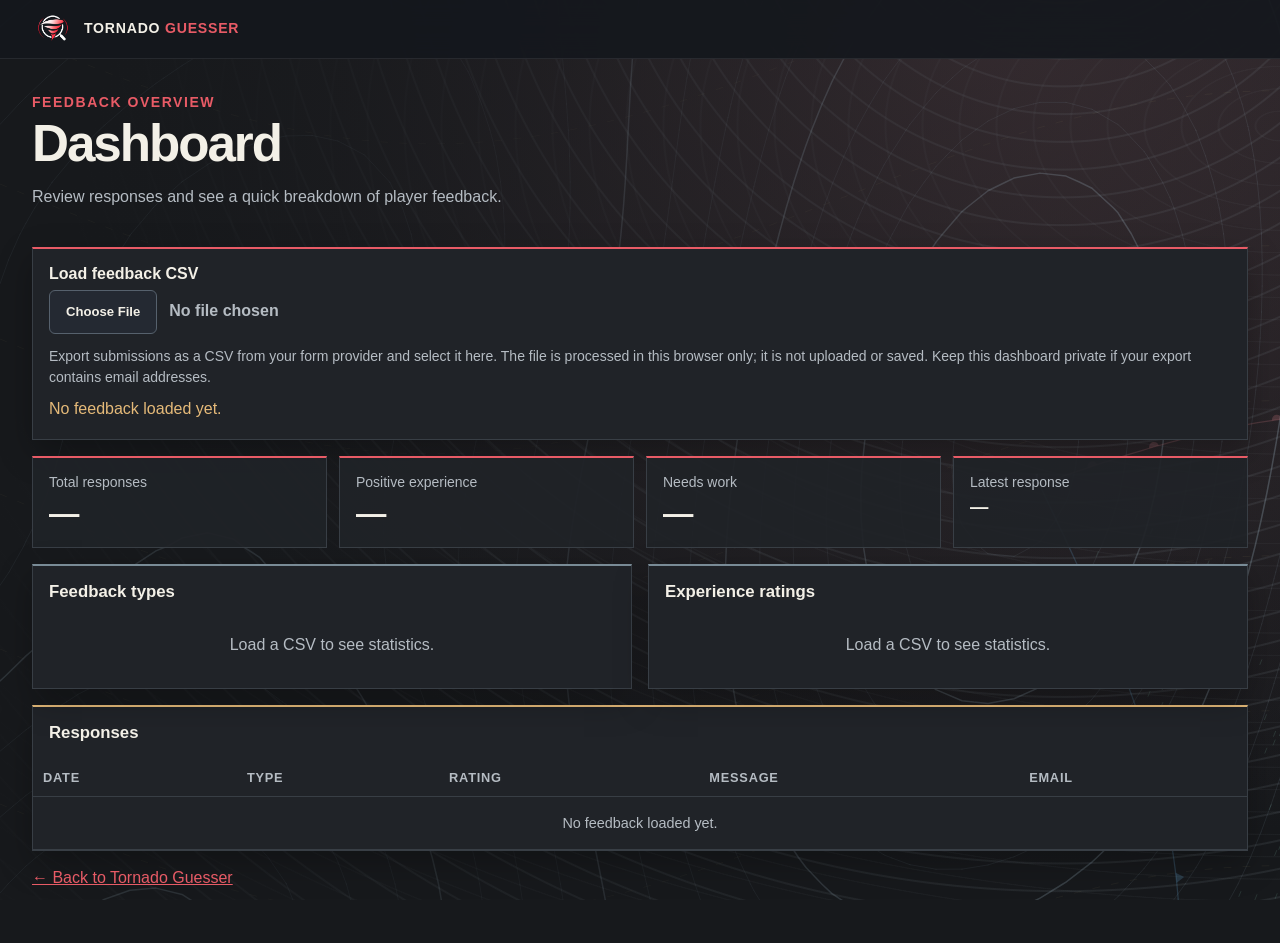
<file: feedback-dashboard.html>
<!doctype html>
<html lang="en">
<head>
  <meta charset="utf-8">
  <meta name="viewport" content="width=device-width, initial-scale=1">
  <meta name="theme-color" content="#17191c">
  <title>Feedback Dashboard | Tornado Guesser</title>
  <link rel="icon" type="image/png" sizes="256x256" href="./favicon-lockup.png">
  <style>
    :root {
      color-scheme: dark;
      font-family: Arial, Helvetica, sans-serif;
      color: #f3f0e7;
      background: #17191c;
      --cream: #f3f0e7;
      --muted: #b5bcc3;
      --red: #f38b86;
      --gold: #e5ba79;
      --line: #383e45;
      --panel: #202328;
    }
    * { box-sizing: border-box; }
    [hidden] { display: none !important; }
    body { margin: 0; min-width: 300px; min-height: 100vh; }
    body::before {
      content: ""; position: fixed; inset: 0; z-index: -1;
      background:
        linear-gradient(105deg, #17191c 8%, #17191c80 44%, #17191c11 100%),
        repeating-radial-gradient(ellipse at 83% -17%, transparent 0 16px, #a7b9c21d 17px 18px, transparent 19px 28px),
        repeating-radial-gradient(ellipse at 100% 14%, transparent 0 23px, #929fa710 24px 25px, transparent 26px 37px),
        radial-gradient(ellipse at 78% 0%, #423338, #17191c 68%);
    }
    .shell { width: min(100% - 64px, 1376px); margin-inline: auto; }
    .masthead { background: #181b1fe8; border-bottom: 1px solid var(--line); }
    .masthead-inner { min-height: 72px; display: flex; align-items: center; justify-content: space-between; gap: 16px; }
    .identity { display: flex; align-items: center; gap: 11px; color: var(--cream); text-decoration: none; }
    .identity:focus-visible, :focus-visible { outline: 2px solid var(--gold); outline-offset: 2px; }
    .brand-mark { display: block; width: 46px; height: 46px; }
    .wordmark { font-size: 1.2rem; line-height: 1; font-weight: 800; text-transform: uppercase; letter-spacing: .055em; white-space: nowrap; }
    .wordmark strong { color: var(--red); }
    main { padding-block: 34px 56px; }
    .page-heading { display: flex; align-items: end; justify-content: space-between; gap: 18px; margin-bottom: 22px; }
    .eyebrow { color: var(--red); font-size: .875rem; font-weight: 700; text-transform: uppercase; letter-spacing: .11em; }
    h1 { margin: 7px 0 8px; font-size: clamp(2rem, 4vw, 3.4rem); line-height: 1; letter-spacing: -.04em; }
    h2 { margin: 0; font-size: 1.05rem; }
    .intro, .muted { color: var(--muted); line-height: 1.5; }
    .panel { min-width: 0; border: 1px solid var(--line); border-top: 2px solid #798b96; background: var(--panel); box-shadow: 0 12px 32px #0004; }
    .import-panel { padding: 16px; margin-bottom: 16px; border-top-color: var(--red); }
    .import-row { display: flex; align-items: end; flex-wrap: wrap; gap: 12px; }
    .import-row label { display: grid; gap: 7px; font-weight: 700; }
    input[type=file] { max-width: 100%; color: var(--muted); font: inherit; }
    input[type=file]::file-selector-button, .button { min-height: 42px; padding: 9px 13px; border: 1px solid #4d5862; border-radius: 0; background: #292e34; color: var(--cream); font: 700 .9375rem/1.2 Arial, sans-serif; cursor: pointer; }
    input[type=file]::file-selector-button { margin-right: 10px; }
    .button.primary { background: var(--red); border-color: var(--red); color: #231415; }
    .button:hover { background-color: #38434d; }
    .button.primary:hover { background: #ffaaa4; }
    .privacy-note { margin: 12px 0 0; color: var(--muted); font-size: .875rem; line-height: 1.5; }
    .status { min-height: 1.4em; margin: 12px 0 0; color: var(--gold); }
    .stats { display: grid; grid-template-columns: repeat(4, minmax(0, 1fr)); gap: 12px; margin-bottom: 16px; }
    .stat-card { padding: 16px; border: 1px solid var(--line); border-top: 2px solid var(--red); background: #202328eb; }
    .stat-card span { display: block; color: var(--muted); font-size: .875rem; }
    .stat-card strong { display: block; margin-top: 6px; font-size: 1.9rem; }
    .analytics-grid { display: grid; grid-template-columns: repeat(2, minmax(0, 1fr)); gap: 16px; margin-bottom: 16px; }
    .analytics-panel { padding: 16px; }
    .analytics-panel h2 { margin-bottom: 16px; }
    .bar-list { display: grid; gap: 12px; margin: 0; padding: 0; list-style: none; }
    .bar-row { display: grid; grid-template-columns: minmax(90px, .7fr) 2fr auto; align-items: center; gap: 10px; font-size: .9rem; }
    .bar-label { overflow-wrap: anywhere; color: var(--muted); }
    .bar-track { height: 12px; background: #111417; border: 1px solid #383e45; }
    .bar-fill { height: 100%; min-width: 0; background: var(--red); }
    .bar-value { min-width: 2ch; text-align: right; font-weight: 700; }
    .recent-panel { border-top-color: var(--gold); }
    .table-wrap { overflow: auto; }
    table { width: 100%; border-collapse: collapse; text-align: left; font-size: .9rem; }
    th, td { padding: 11px 10px; border-bottom: 1px solid var(--line); vertical-align: top; }
    th { color: var(--muted); font-size: .8rem; text-transform: uppercase; letter-spacing: .06em; }
    td.message-cell { min-width: 260px; max-width: 560px; white-space: pre-wrap; overflow-wrap: anywhere; line-height: 1.45; }
    .empty { padding: 18px 10px; color: var(--muted); text-align: center; }
    .back-link { display: inline-block; margin-top: 18px; color: var(--red); }
    @media (max-width: 760px) {
      .shell { width: calc(100% - 28px); }
      .masthead-inner { min-height: 62px; }
      .wordmark { font-size: 1rem; }
      .brand-mark { width: 38px; height: 38px; }
      .stats { grid-template-columns: repeat(2, minmax(0, 1fr)); }
      .analytics-grid { grid-template-columns: 1fr; }
      .page-heading { align-items: start; flex-direction: column; }
    }
    @media (max-width: 420px) {
      .wordmark strong { display: block; }
      .bar-row { grid-template-columns: 85px 1fr auto; gap: 7px; font-size: .82rem; }
      .stat-card { padding: 12px; }
    }
  </style>
  <link rel="stylesheet" href="./ui.css?v=1.8-brand2">
  <script type="module" src="./pressure-field.mjs"></script>
<link rel="stylesheet" href="./design-preview.css?v=1.8-brand2"></head>
<body>
  <header class="masthead">
    <div class="shell masthead-inner">
      <a class="identity" href="./" aria-label="Tornado Guesser home">
        <img class="brand-mark" src="./logo.png?v=1.8-brand2" alt="" width="46" height="46">
        <span class="wordmark">Tornado <strong>Guesser</strong></span>
      </a>
    </div>
  </header>
  <main class="shell">
    <div class="page-heading">
      <div>
        <span class="eyebrow">Feedback overview</span>
        <h1>Dashboard</h1>
        <p class="intro">Review responses and see a quick breakdown of player feedback.</p>
      </div>
    </div>

    <section class="panel import-panel" aria-labelledby="import-title">
      <div class="import-row">
        <label id="import-title" for="csv-file">Load feedback CSV
          <input id="csv-file" type="file" accept=".csv,text/csv">
        </label>
        <button id="clear-button" class="button" type="button" hidden>Clear data</button>
      </div>
      <p class="privacy-note">Export submissions as a CSV from your form provider and select it here. The file is processed in this browser only; it is not uploaded or saved. Keep this dashboard private if your export contains email addresses.</p>
      <p id="status" class="status" role="status" aria-live="polite">No feedback loaded yet.</p>
    </section>

    <section class="stats" aria-label="Feedback summary">
      <article class="stat-card"><span>Total responses</span><strong id="total-stat">—</strong></article>
      <article class="stat-card"><span>Positive experience</span><strong id="positive-stat">—</strong></article>
      <article class="stat-card"><span>Needs work</span><strong id="negative-stat">—</strong></article>
      <article class="stat-card"><span>Latest response</span><strong id="latest-stat" style="font-size:1.15rem">—</strong></article>
    </section>

    <div class="analytics-grid">
      <section class="panel analytics-panel" aria-labelledby="types-title">
        <h2 id="types-title">Feedback types</h2>
        <ul id="types-chart" class="bar-list"><li class="empty">Load a CSV to see statistics.</li></ul>
      </section>
      <section class="panel analytics-panel" aria-labelledby="ratings-title">
        <h2 id="ratings-title">Experience ratings</h2>
        <ul id="ratings-chart" class="bar-list"><li class="empty">Load a CSV to see statistics.</li></ul>
      </section>
    </div>

    <section class="panel recent-panel" aria-labelledby="responses-title">
      <header style="padding:16px"><h2 id="responses-title">Responses</h2></header>
      <div class="table-wrap">
        <table>
          <thead><tr><th scope="col">Date</th><th scope="col">Type</th><th scope="col">Rating</th><th scope="col">Message</th><th scope="col">Email</th></tr></thead>
          <tbody id="responses-body"><tr><td class="empty" colspan="5">No feedback loaded yet.</td></tr></tbody>
        </table>
      </div>
    </section>
    <a class="back-link" href="./">← Back to Tornado Guesser</a>
  </main>

  <script>
    const fileInput = document.querySelector('#csv-file');
    const clearButton = document.querySelector('#clear-button');
    const status = document.querySelector('#status');

    function parseCsv(text) {
      const rows = [];
      let row = [];
      let value = '';
      let quoted = false;
      for (let i = 0; i < text.length; i += 1) {
        const char = text[i];
        if (quoted) {
          if (char === '"' && text[i + 1] === '"') { value += '"'; i += 1; }
          else if (char === '"') quoted = false;
          else value += char;
        } else if (char === '"') quoted = true;
        else if (char === ',') { row.push(value); value = ''; }
        else if (char === '\n') { row.push(value.replace(/\r$/, '')); rows.push(row); row = []; value = ''; }
        else value += char;
      }
      if (value || row.length) { row.push(value.replace(/\r$/, '')); rows.push(row); }
      return rows.filter((item) => item.some((cell) => cell.trim() !== ''));
    }

    function normalizeKey(key) {
      return key.trim().toLowerCase().replace(/[^a-z0-9]/g, '');
    }

    function pick(record, names) {
      for (const name of names) {
        const key = Object.keys(record).find((candidate) => normalizeKey(candidate) === name);
        if (key && record[key] != null) return String(record[key]).trim();
      }
      return '';
    }

    function showBars(container, counts, total) {
      container.replaceChildren();
      const entries = [...counts.entries()].sort((a, b) => b[1] - a[1]);
      if (!entries.length) {
        const empty = document.createElement('li');
        empty.className = 'empty';
        empty.textContent = 'No responses found.';
        container.append(empty);
        return;
      }
      for (const [label, count] of entries) {
        const item = document.createElement('li');
        item.className = 'bar-row';
        const name = document.createElement('span');
        name.className = 'bar-label';
        name.textContent = label;
        const track = document.createElement('span');
        track.className = 'bar-track';
        track.setAttribute('aria-label', `${count} of ${total}`);
        const fill = document.createElement('span');
        fill.className = 'bar-fill';
        fill.style.display = 'block';
        fill.style.width = `${Math.max(0, Math.min(100, (count / total) * 100))}%`;
        track.append(fill);
        const number = document.createElement('span');
        number.className = 'bar-value';
        number.textContent = String(count);
        item.append(name, track, number);
        container.append(item);
      }
    }

    function render(records) {
      const total = records.length;
      const positive = records.filter((record) => /good|positive|great|excellent/i.test(record.rating)).length;
      const negative = records.filter((record) => /needs work|negative|poor/i.test(record.rating)).length;
      const typeCounts = new Map();
      const ratingCounts = new Map();
      for (const record of records) {
        const type = record.type || 'Unspecified';
        const rating = record.rating || 'Unspecified';
        typeCounts.set(type, (typeCounts.get(type) || 0) + 1);
        ratingCounts.set(rating, (ratingCounts.get(rating) || 0) + 1);
      }

      document.querySelector('#total-stat').textContent = String(total);
      document.querySelector('#positive-stat').textContent = total ? `${Math.round((positive / total) * 100)}%` : '0%';
      document.querySelector('#negative-stat').textContent = total ? `${Math.round((negative / total) * 100)}%` : '0%';
      const latest = records.map((record) => new Date(record.date)).filter((date) => !Number.isNaN(date.valueOf())).sort((a, b) => b - a)[0];
      document.querySelector('#latest-stat').textContent = latest ? latest.toLocaleDateString() : '—';
      showBars(document.querySelector('#types-chart'), typeCounts, total || 1);
      showBars(document.querySelector('#ratings-chart'), ratingCounts, total || 1);

      const tbody = document.querySelector('#responses-body');
      tbody.replaceChildren();
      if (!records.length) {
        const tr = document.createElement('tr');
        const td = document.createElement('td');
        td.className = 'empty';
        td.colSpan = 5;
        td.textContent = 'No responses in this file.';
        tr.append(td);
        tbody.append(tr);
      }
      [...records].reverse().forEach((record) => {
        const tr = document.createElement('tr');
        const values = [record.date, record.type, record.rating, record.message, record.email];
        values.forEach((value, index) => {
          const td = document.createElement('td');
          if (index === 3) td.className = 'message-cell';
          const date = index === 0 && value && !Number.isNaN(new Date(value).valueOf()) ? new Date(value).toLocaleString() : value;
          td.textContent = date || '—';
          tr.append(td);
        });
        tbody.append(tr);
      });
      clearButton.hidden = false;
    }

    fileInput.addEventListener('change', async () => {
      const file = fileInput.files?.[0];
      if (!file) return;
      try {
        const rows = parseCsv(await file.text());
        if (rows.length < 2) throw new Error('The CSV has no response rows.');
        const headers = rows[0].map((header) => header.trim());
        const records = rows.slice(1).map((cells) => {
          const raw = Object.fromEntries(headers.map((header, index) => [header, cells[index] || '']));
          return {
            date: pick(raw, ['createdat', 'created', 'date', 'submittedat', 'submissiondate', 'timestamp']),
            type: pick(raw, ['feedbacktype', 'type', 'category']),
            rating: pick(raw, ['rating', 'experience', 'overallrating']),
            message: pick(raw, ['message', 'feedback', 'comment', 'comments']),
            email: pick(raw, ['email', 'emailaddress'])
          };
        }).filter((record) => record.message || record.type || record.rating || record.email);
        if (!records.length) throw new Error('No feedback rows found. Check that the CSV includes form submissions.');
        render(records);
        status.textContent = `Loaded ${records.length} response${records.length === 1 ? '' : 's'} from ${file.name}.`;
      } catch (error) {
        status.textContent = error.message || 'Could not read that CSV. Please try exporting it again.';
      }
    });

    clearButton.addEventListener('click', () => {
      fileInput.value = '';
      clearButton.hidden = true;
      document.querySelector('#total-stat').textContent = '—';
      document.querySelector('#positive-stat').textContent = '—';
      document.querySelector('#negative-stat').textContent = '—';
      document.querySelector('#latest-stat').textContent = '—';
      for (const id of ['types-chart', 'ratings-chart']) {
        const list = document.querySelector(`#${id}`);
        list.replaceChildren();
        const empty = document.createElement('li');
        empty.className = 'empty';
        empty.textContent = 'Load a CSV to see statistics.';
        list.append(empty);
      }
      const row = document.createElement('tr');
      const cell = document.createElement('td');
      cell.className = 'empty';
      cell.colSpan = 5;
      cell.textContent = 'No feedback loaded yet.';
      row.append(cell);
      document.querySelector('#responses-body').replaceChildren(row);
      status.textContent = 'No feedback loaded yet.';
    });
  </script>
</body>
</html>
</file>
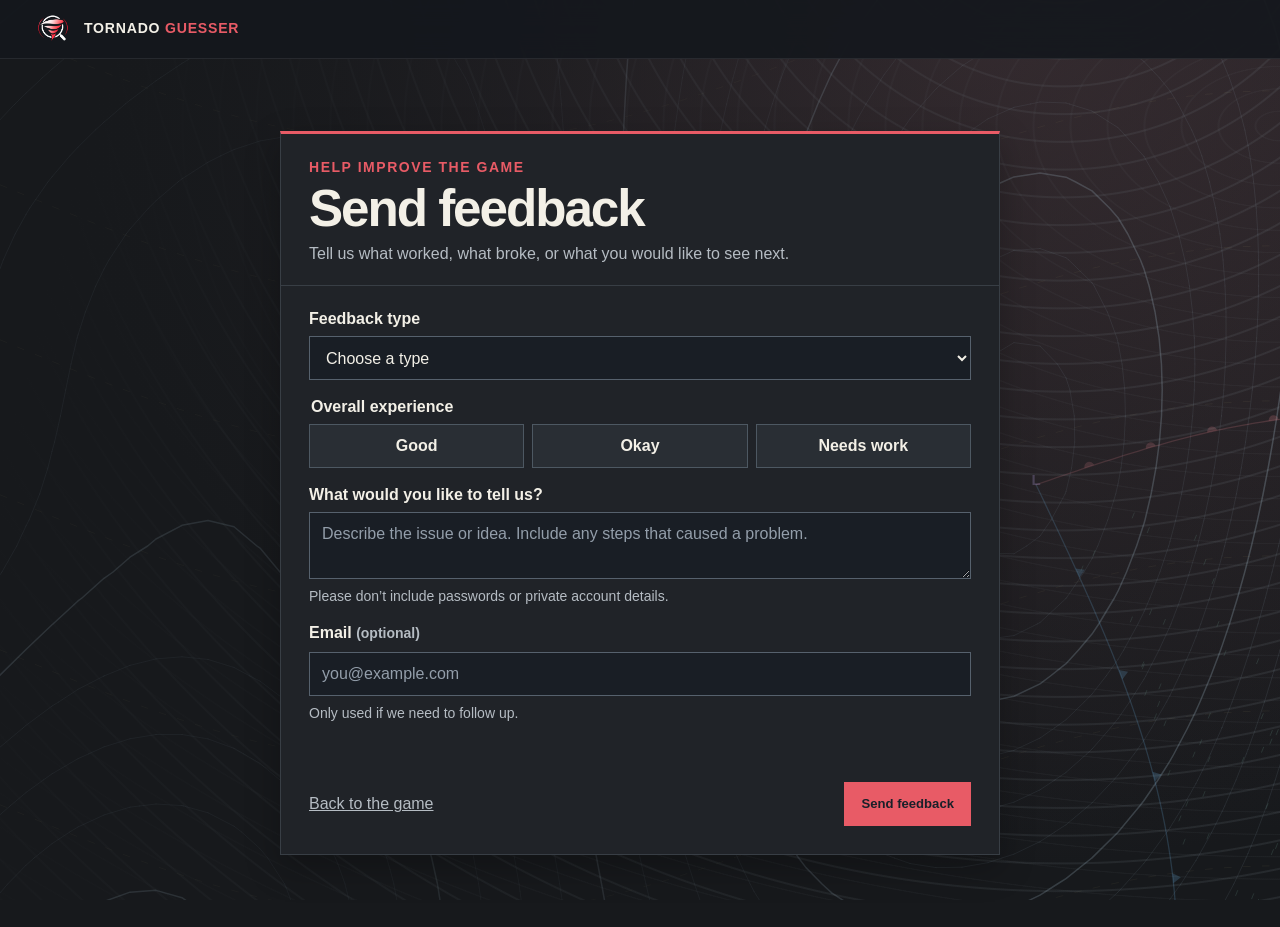
<file: feedback.html>
<!doctype html>
<html lang="en">
<head>
  <meta charset="utf-8">
  <meta name="viewport" content="width=device-width, initial-scale=1">
  <meta name="theme-color" content="#17191c">
  <title>Feedback | Tornado Guesser</title>
  <link rel="icon" type="image/png" sizes="256x256" href="./favicon-lockup.png">
  <style>
    :root {
      color-scheme: dark;
      font-family: Arial, Helvetica, sans-serif;
      color: #f3f0e7;
      background: #17191c;
      --cream: #f3f0e7;
      --muted: #b5bcc3;
      --red: #f38b86;
      --gold: #e5ba79;
      --line: #383e45;
      --panel: #202328;
    }
    * { box-sizing: border-box; }
    body { margin: 0; min-width: 300px; min-height: 100vh; }
    body::before {
      content: "";
      position: fixed;
      inset: 0;
      z-index: -1;
      background:
        linear-gradient(105deg, #17191c 8%, #17191c80 44%, #17191c11 100%),
        repeating-radial-gradient(ellipse at 83% -17%, transparent 0 16px, #a7b9c21d 17px 18px, transparent 19px 28px),
        repeating-radial-gradient(ellipse at 100% 14%, transparent 0 23px, #929fa710 24px 25px, transparent 26px 37px),
        radial-gradient(ellipse at 78% 0%, #423338, #17191c 68%);
    }
    .shell { width: min(100% - 64px, 1376px); margin-inline: auto; }
    .masthead { background: #181b1fe8; border-bottom: 1px solid var(--line); }
    .masthead-inner { min-height: 72px; display: flex; align-items: center; justify-content: space-between; gap: 16px; }
    .identity { display: flex; align-items: center; gap: 11px; color: var(--cream); text-decoration: none; }
    .identity:hover .wordmark { text-decoration: underline; text-underline-offset: .22em; }
    .identity:focus-visible, :focus-visible { outline: 2px solid var(--gold); outline-offset: 2px; }
    .brand-mark { display: block; width: 46px; height: 46px; }
    .wordmark { font-size: 1.2rem; line-height: 1; font-weight: 800; text-transform: uppercase; letter-spacing: .055em; white-space: nowrap; }
    .wordmark strong { color: var(--red); }
    .masthead-actions { display: flex; align-items: center; gap: 8px; }

    main.shell { display: grid; place-items: start center; padding: clamp(32px, 7vw, 72px) 0; }
    .feedback-card {
      width: min(720px, 100%);
      border: 1px solid var(--line);
      border-top: 3px solid var(--red);
      background: var(--panel);
      box-shadow: 0 12px 32px #0004;
    }
    .feedback-head { padding: 24px 28px 18px; border-bottom: 1px solid var(--line); }
    .eyebrow { color: var(--red); font-size: .875rem; font-weight: 700; text-transform: uppercase; letter-spacing: .11em; }
    h1 { margin: 7px 0 8px; font-size: clamp(2rem, 5vw, 3.2rem); line-height: 1; letter-spacing: -.04em; }
    .intro { margin: 0; color: var(--muted); line-height: 1.55; }
    form { display: grid; gap: 18px; padding: 24px 28px 28px; }
    fieldset { display: grid; grid-template-columns: repeat(3, 1fr); gap: 8px; margin: 0; padding: 0; border: 0; }
    legend, label { font-weight: 700; }
    legend { margin-bottom: 8px; }
    .field { display: grid; gap: 8px; }
    input:not([type="radio"]):not([type="checkbox"]), select, textarea {
      width: 100%; min-height: 44px; padding: 10px 11px;
      border: 1px solid #5e6972; border-radius: 0;
      background: #191d21; color: var(--cream);
      font: inherit;
    }
    textarea { min-height: 150px; resize: vertical; line-height: 1.45; }
    input::placeholder, textarea::placeholder { color: #8f999f; }
    select { cursor: pointer; }
    .choice { position: relative; }
    .choice input { position: absolute; opacity: 0; }
    .choice label {
      display: grid; place-items: center; min-height: 44px; padding: 8px;
      border: 1px solid #4d5862; background: #292e34; cursor: pointer;
    }
    .choice input:checked + label { border-color: var(--red); background: #48292c; color: var(--red); }
    .choice input:focus-visible + label { outline: 2px solid var(--gold); outline-offset: 2px; }
    .hint { color: var(--muted); font-size: .875rem; line-height: 1.4; }
    .actions { display: flex; align-items: center; justify-content: space-between; gap: 12px; }
    .button { background: #292e34; color: var(--cream); border: 1px solid #4d5862; min-height: 44px; padding: 10px 14px; border-radius: 0; font: 700 .9375rem/1.2 Arial, sans-serif; text-decoration: none; cursor: pointer; }
    .button.primary { background: var(--red); border-color: var(--red); color: #231415; }
    .button.primary:hover { background: #ffaaa4; }
    .button.outline { background: #20252a; }
    .back-link { color: var(--muted); }
    .status { min-height: 1.4em; margin: 0; color: var(--gold); }
    @media (max-width: 760px) {
      .shell { width: calc(100% - 28px); }
      .masthead-inner { min-height: 62px; }
      .wordmark { font-size: 1rem; }
      .brand-mark { width: 38px; height: 38px; }
    }
    @media (max-width: 510px) {
      .feedback-head, form { padding-inline: 18px; }
      fieldset { grid-template-columns: 1fr; }
      .actions { align-items: stretch; flex-direction: column-reverse; }
      .actions .button { width: 100%; text-align: center; }
      .wordmark strong { display: block; }
      .masthead-inner { flex-wrap: wrap; padding-block: 10px; }
    }
  </style>
  <link rel="stylesheet" href="./ui.css?v=1.8-brand2">
  <script type="module" src="./pressure-field.mjs"></script>
<link rel="stylesheet" href="./design-preview.css?v=1.8-brand2"></head>
<body>
  <header class="masthead">
    <div class="shell masthead-inner">
      <a class="identity" href="./" aria-label="Tornado Guesser home">
        <img class="brand-mark" src="./logo.png?v=1.8-brand2" alt="" width="46" height="46">
        <span class="wordmark">Tornado <strong>Guesser</strong></span>
      </a>
    </div>
  </header>

  <main class="shell">
    <section class="feedback-card" aria-labelledby="feedback-title">
      <header class="feedback-head">
        <span class="eyebrow">Help improve the game</span>
        <h1 id="feedback-title">Send feedback</h1>
        <p class="intro">Tell us what worked, what broke, or what you would like to see next.</p>
      </header>

      <form id="feedback-form" action="https://formspree.io/f/xbgopadq" method="POST">
        <div class="field">
          <label for="category">Feedback type</label>
          <select id="category" name="feedback_type" required>
            <option value="" selected disabled>Choose a type</option>
            <option value="bug">Bug or technical problem</option>
            <option value="feature">Feature request</option>
            <option value="content">Photo or event content</option>
            <option value="scoring">Scoring or leaderboard</option>
            <option value="praise">General praise</option>
            <option value="other">Other</option>
          </select>
        </div>

        <fieldset>
          <legend>Overall experience</legend>
          <div class="choice">
            <input type="radio" id="rating-positive" name="rating" value="Good" required>
            <label for="rating-positive">Good</label>
          </div>
          <div class="choice">
            <input type="radio" id="rating-neutral" name="rating" value="Okay">
            <label for="rating-neutral">Okay</label>
          </div>
          <div class="choice">
            <input type="radio" id="rating-negative" name="rating" value="Needs work">
            <label for="rating-negative">Needs work</label>
          </div>
        </fieldset>

        <div class="field">
          <label for="message">What would you like to tell us?</label>
          <textarea id="message" name="message" minlength="10" maxlength="3000" required placeholder="Describe the issue or idea. Include any steps that caused a problem."></textarea>
          <span class="hint">Please don’t include passwords or private account details.</span>
        </div>

        <div class="field">
          <label for="email">Email <span class="hint">(optional)</span></label>
          <input type="email" id="email" name="email" maxlength="254" placeholder="you@example.com" autocomplete="email">
          <span class="hint">Only used if we need to follow up.</span>
        </div>

        <input type="hidden" name="page" value="Tornado Guesser feedback">
        <input type="text" name="_gotcha" tabindex="-1" autocomplete="off" aria-hidden="true" hidden>

        <p id="feedback-status" class="status" role="status" aria-live="polite"></p>
        <div class="actions">
          <a class="back-link" href="./">Back to the game</a>
          <button class="button primary" type="submit">Send feedback</button>
        </div>
      </form>
    </section>
  </main>

  <script>
    const form = document.querySelector('#feedback-form');
    const status = document.querySelector('#feedback-status');

    form.addEventListener('submit', async (event) => {
      event.preventDefault();
      const submitButton = form.querySelector('button[type="submit"]');
      submitButton.disabled = true;
      submitButton.textContent = 'Sending…';
      status.textContent = '';

      try {
        const response = await fetch(form.action, {
          method: 'POST',
          body: new FormData(form),
          headers: { Accept: 'application/json' }
        });

        if (response.ok) {
          form.reset();
          status.textContent = 'Thank you — your feedback was sent.';
          submitButton.textContent = 'Sent';
          return;
        }

        throw new Error('Submission failed');
      } catch (error) {
        status.textContent = 'The form could not be sent right now. Please try again.';
        submitButton.disabled = false;
        submitButton.textContent = 'Send feedback';
      }
    });
  </script>
</body>
</html>
</file>
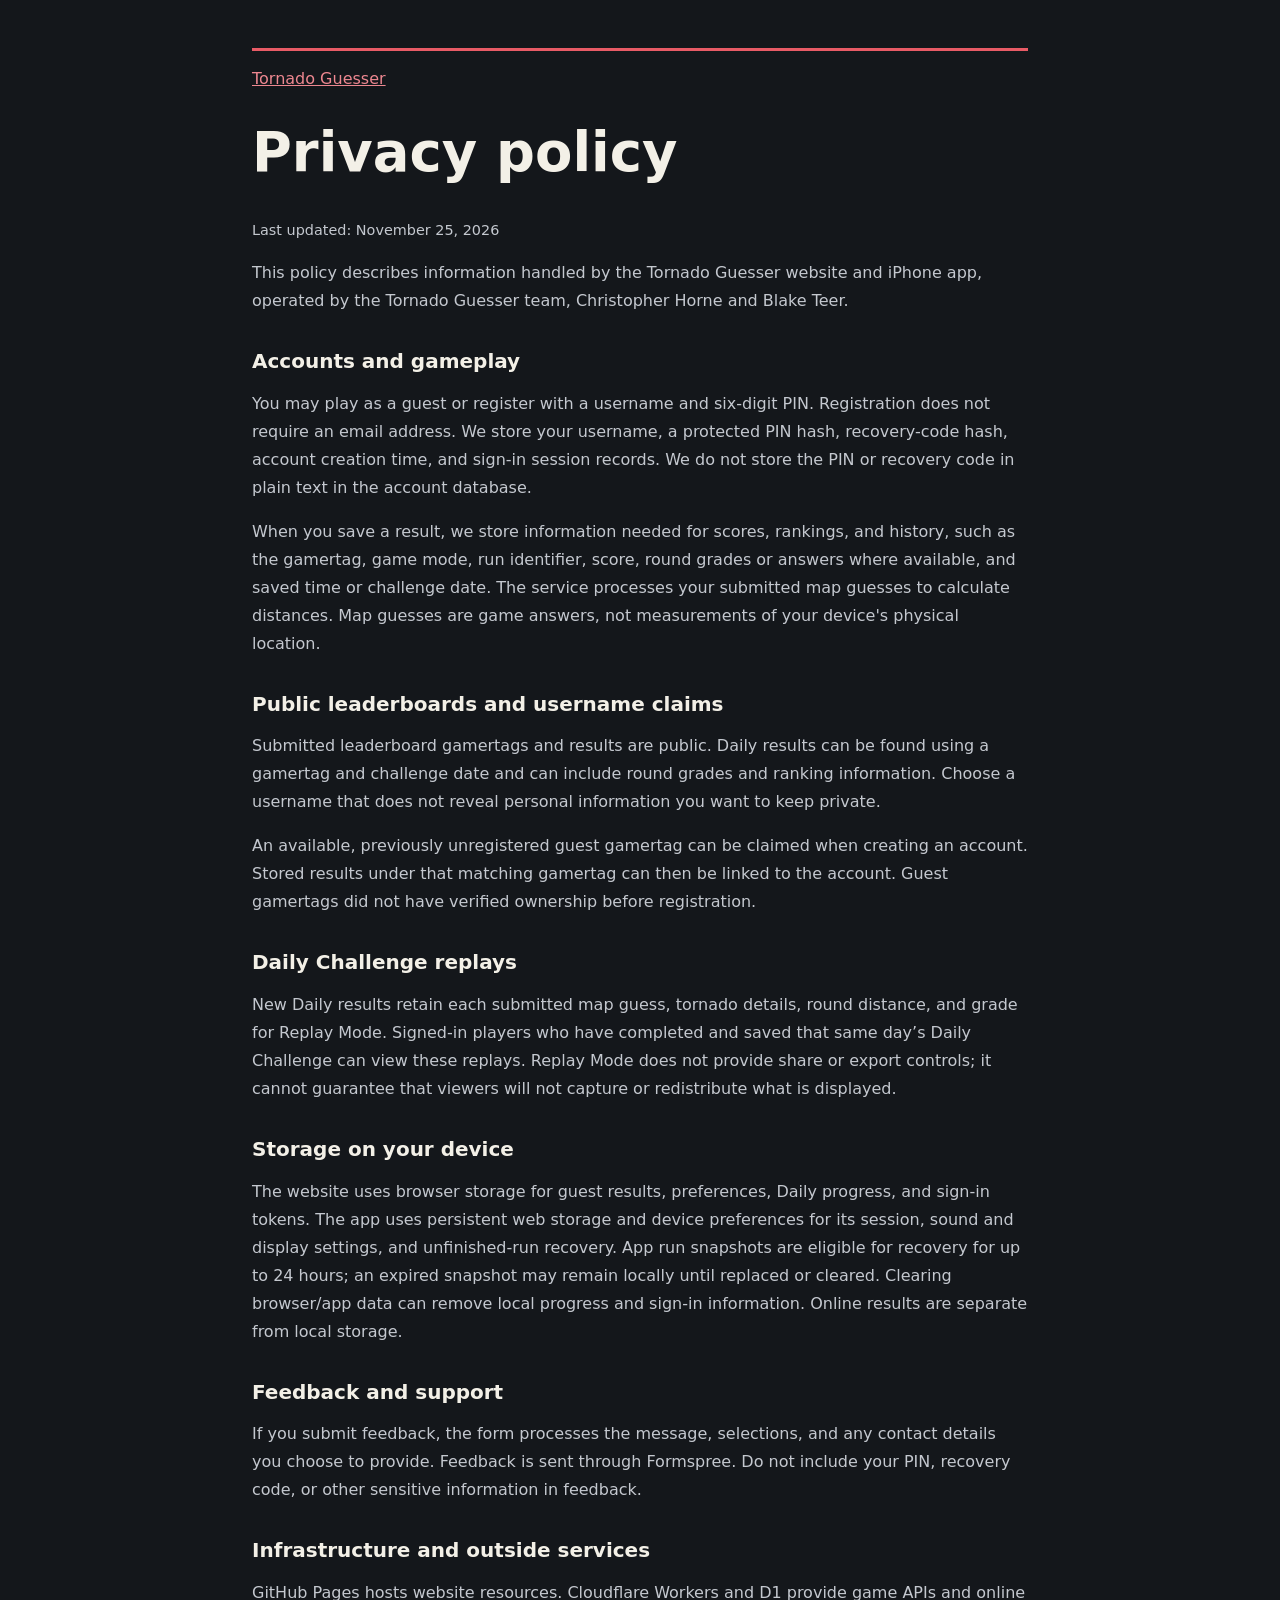
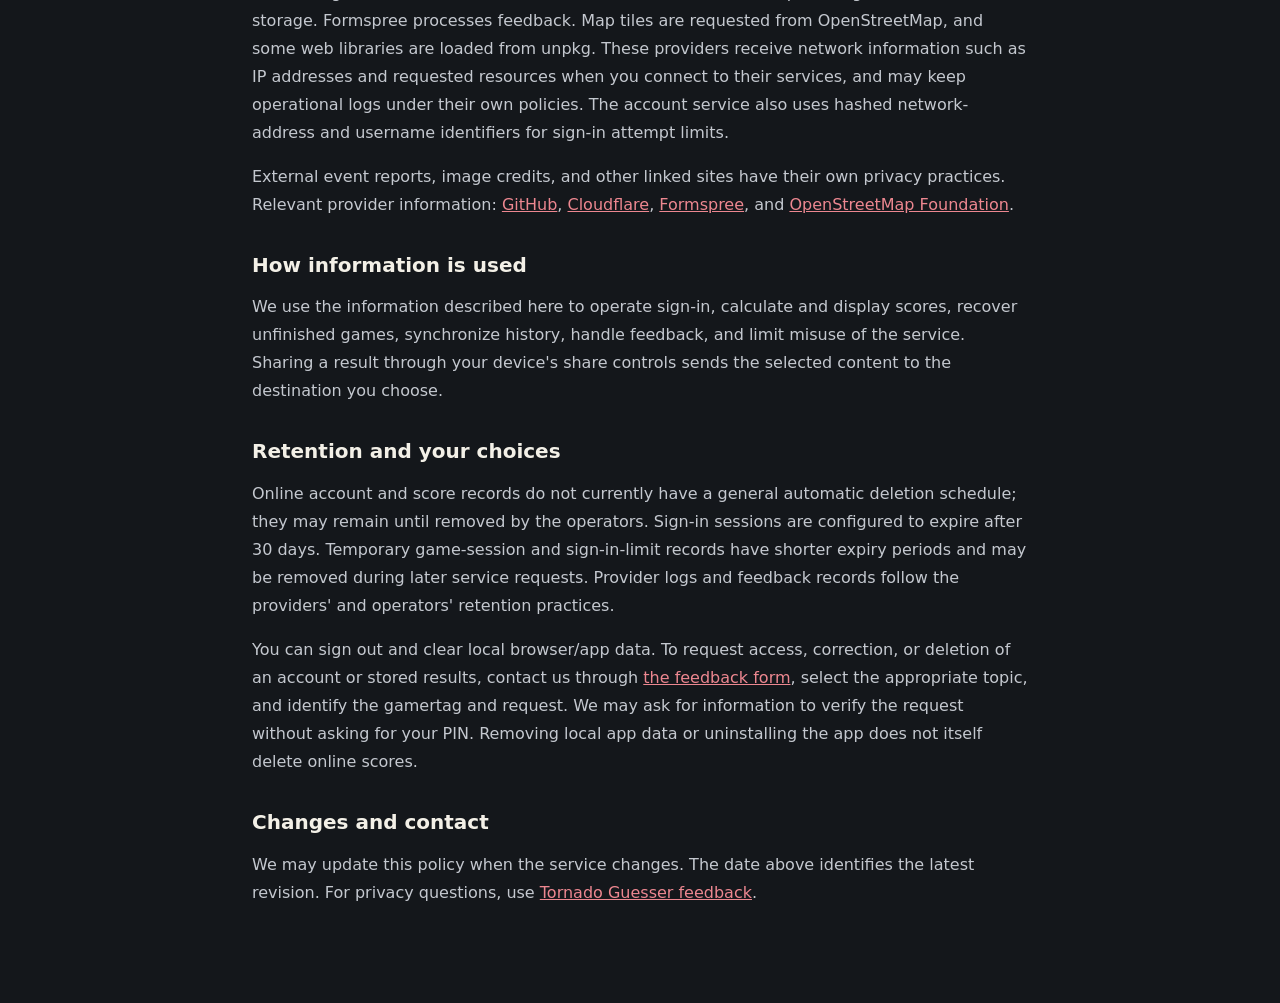
<file: privacy.html>
<!doctype html>
<html lang="en"><head><meta charset="utf-8"><meta name="viewport" content="width=device-width, initial-scale=1"><meta name="robots" content="noindex"><title>Privacy Policy | Tornado Guesser</title><meta name="description" content="How Tornado Guesser handles accounts, scores, device storage, and feedback."><link rel="icon" type="image/png" sizes="256x256" href="./favicon-lockup.png"><style>
:root{color-scheme:dark;font-family:system-ui,sans-serif;color:#f3f0e7;background:#14171b}*{box-sizing:border-box}body{margin:0}main{max-width:820px;margin:auto;padding:48px 22px 80px}a{color:#ed8790}h1{font-size:clamp(2rem,7vw,3.4rem);line-height:1.05}h2{font-size:1.25rem;margin-top:34px}p,li{line-height:1.75;color:#c4c8cf}header{border-top:3px solid #e85b66;padding-top:18px}.date{font-size:.9rem}li{margin-bottom:10px}</style></head>
<body><main><header><a href="./">Tornado Guesser</a><h1>Privacy policy</h1><p class="date">Last updated: November 25, 2026</p></header>
<p>This policy describes information handled by the Tornado Guesser website and iPhone app, operated by the Tornado Guesser team, Christopher Horne and Blake Teer.</p>
<h2>Accounts and gameplay</h2><p>You may play as a guest or register with a username and six-digit PIN. Registration does not require an email address. We store your username, a protected PIN hash, recovery-code hash, account creation time, and sign-in session records. We do not store the PIN or recovery code in plain text in the account database.</p><p>When you save a result, we store information needed for scores, rankings, and history, such as the gamertag, game mode, run identifier, score, round grades or answers where available, and saved time or challenge date. The service processes your submitted map guesses to calculate distances. Map guesses are game answers, not measurements of your device's physical location.</p>
<h2>Public leaderboards and username claims</h2><p>Submitted leaderboard gamertags and results are public. Daily results can be found using a gamertag and challenge date and can include round grades and ranking information. Choose a username that does not reveal personal information you want to keep private.</p><p>An available, previously unregistered guest gamertag can be claimed when creating an account. Stored results under that matching gamertag can then be linked to the account. Guest gamertags did not have verified ownership before registration.</p>
<h2>Daily Challenge replays</h2><p>New Daily results retain each submitted map guess, tornado details, round distance, and grade for Replay Mode. Signed-in players who have completed and saved that same day’s Daily Challenge can view these replays. Replay Mode does not provide share or export controls; it cannot guarantee that viewers will not capture or redistribute what is displayed.</p><h2>Storage on your device</h2><p>The website uses browser storage for guest results, preferences, Daily progress, and sign-in tokens. The app uses persistent web storage and device preferences for its session, sound and display settings, and unfinished-run recovery. App run snapshots are eligible for recovery for up to 24 hours; an expired snapshot may remain locally until replaced or cleared. Clearing browser/app data can remove local progress and sign-in information. Online results are separate from local storage.</p>
<h2>Feedback and support</h2><p>If you submit feedback, the form processes the message, selections, and any contact details you choose to provide. Feedback is sent through Formspree. Do not include your PIN, recovery code, or other sensitive information in feedback.</p>
<h2>Infrastructure and outside services</h2><p>GitHub Pages hosts website resources. Cloudflare Workers and D1 provide game APIs and online storage. Formspree processes feedback. Map tiles are requested from OpenStreetMap, and some web libraries are loaded from unpkg. These providers receive network information such as IP addresses and requested resources when you connect to their services, and may keep operational logs under their own policies. The account service also uses hashed network-address and username identifiers for sign-in attempt limits.</p><p>External event reports, image credits, and other linked sites have their own privacy practices. Relevant provider information: <a href="https://docs.github.com/en/site-policy/privacy-policies/github-general-privacy-statement">GitHub</a>, <a href="https://www.cloudflare.com/privacypolicy/">Cloudflare</a>, <a href="https://formspree.io/legal/privacy-policy/">Formspree</a>, and <a href="https://osmfoundation.org/wiki/Privacy_Policy">OpenStreetMap Foundation</a>.</p>
<h2>How information is used</h2><p>We use the information described here to operate sign-in, calculate and display scores, recover unfinished games, synchronize history, handle feedback, and limit misuse of the service. Sharing a result through your device's share controls sends the selected content to the destination you choose.</p>
<h2>Retention and your choices</h2><p>Online account and score records do not currently have a general automatic deletion schedule; they may remain until removed by the operators. Sign-in sessions are configured to expire after 30 days. Temporary game-session and sign-in-limit records have shorter expiry periods and may be removed during later service requests. Provider logs and feedback records follow the providers' and operators' retention practices.</p><p>You can sign out and clear local browser/app data. To request access, correction, or deletion of an account or stored results, contact us through <a href="./feedback.html">the feedback form</a>, select the appropriate topic, and identify the gamertag and request. We may ask for information to verify the request without asking for your PIN. Removing local app data or uninstalling the app does not itself delete online scores.</p>
<h2>Changes and contact</h2><p>We may update this policy when the service changes. The date above identifies the latest revision. For privacy questions, use <a href="./feedback.html">Tornado Guesser feedback</a>.</p>
</main></body></html>
</file>
<file: ui.css>
/* Shared v1.61 interface styles. Load after each page's layout styles. */
:root {
 --radius-control: 6px;
 --radius-panel: 10px;
 --control-accent: #e85b66;
 --control-surface: #242932;
 --control-border: #56616d;
 --control-text: #f3f0e7;
}
[hidden] { display: none !important; }
body { isolation: isolate; }
body[data-game-mode="all"] { --control-accent: #e85b66; }
body[data-game-mode="iconic"] { --control-accent: #f2cd63; }
body[data-game-mode="recent"] { --control-accent: #82c7ff; }
body[data-game-mode="daily"] { --control-accent: #d4b9f2; }
body[data-game-mode="rating"] { --control-accent: #92dfab; }
.mode-card { --control-accent: var(--mode-accent,#e85b66); }
.button,.masthead-actions .button,.masthead-actions a.button.outline,
input[type="file"]::file-selector-button {
 display: inline-flex; align-items: center; justify-content: center; gap: 8px;
 box-sizing: border-box; min-height: 44px; padding: 11px 16px;
 border: 1px solid var(--control-border); border-radius: var(--radius-control);
 background: var(--control-surface); color: var(--control-text);
 font: 700 .82rem/1.25 Arial,Helvetica,sans-serif;
 text-align: center; text-decoration: none; vertical-align: middle;
 cursor: pointer; touch-action: manipulation;
 transition: background-color .16s,border-color .16s,box-shadow .16s,filter .16s;
}
.button.outline,.map-button { background: #20252d; }
.button:hover:not(:disabled),.button.outline:hover:not(:disabled),
.masthead-actions a.button.outline:hover,input[type="file"]::file-selector-button:hover {
 background: #303843; border-color: #8794a3; filter: none;
}
.button.primary,.mode-card .button.primary,body[data-game-mode] .button.primary,
body[data-game-mode] #submit-guess,body[data-game-mode] #next-round,
body[data-game-mode] #rating-lock,body[data-game-mode] #rating-next,
body[data-game-mode] .run-summary-actions .primary {
 background: var(--control-accent); border-color: var(--control-accent); color: #192029;
}
.button.primary:hover:not(:disabled),.mode-card .button.primary:hover:not(:disabled),
body[data-game-mode] .button.primary:hover:not(:disabled) {
 background: var(--control-accent); border-color: var(--control-accent); color: #192029;
 filter: brightness(1.08); box-shadow: 0 4px 14px #0002;
}
.button:disabled,.button[aria-disabled="true"] { opacity: .45; cursor: not-allowed; box-shadow: none; filter: none; }
:where(button,a,input,select,textarea,summary):focus-visible {
 outline: 2px solid var(--control-accent); outline-offset: 3px;
}
.masthead { background: linear-gradient(100deg,#202329ed,#201e29ed); border-bottom: 1px solid #ffffff15; box-shadow: 0 5px 25px #0002; backdrop-filter: blur(14px); }
.masthead-inner { min-height: 82px; gap: 20px; }
.masthead-actions { display: flex; flex-wrap: wrap; gap: 8px; }
.masthead-actions .button,.masthead-actions a.button.outline,
.masthead-actions #leaderboard-button,.masthead-actions #account-button {
 min-height: 40px; padding: 10px 14px; font-size: .78rem;
 border: 1px solid var(--control-border); border-radius: var(--radius-control);
 background: #ffffff04; color: var(--control-text);
}
.masthead-actions .button:hover:not(:disabled),.masthead-actions a.button.outline:hover,
.masthead-actions #leaderboard-button:hover:not(:disabled),.masthead-actions #account-button:hover:not(:disabled) {
 border-color: #a99abc; background: #c2a2f410;
}
.photo-controls .button,.daily-chase-board header .button,dialog > .panel-head .button {
 min-height: 36px; padding: 8px 12px; font-size: .73rem;
}
.mode-card:not(.daily-feature) .button { min-height: 44px; }
input:not([type="checkbox"]):not([type="radio"]):not([type="file"]):not([type="hidden"]),
select,textarea,.leaderboard-mode select,#leaderboard-dialog select {
 box-sizing: border-box; min-height: 44px; padding: 10px 12px;
 border: 1px solid var(--control-border); border-radius: var(--radius-control);
 background: #191e25; color: var(--control-text); font: inherit; line-height: 1.4;
}
input::placeholder,textarea::placeholder { color: #939eaa; opacity: 1; }
input[type="checkbox"],input[type="radio"] { accent-color: var(--control-accent); }
input[type="file"]::file-selector-button { margin-right: 12px; }
textarea { resize: vertical; }
.mode,.rating-option span,.choice label { border-radius: var(--radius-control); }
.rating-option span,.choice label { transition: background .16s,border-color .16s; }
.rating-option:hover input:not(:disabled) + span,.choice:hover label { border-color: var(--control-accent); }
.rating-option input:checked + span { border-color: var(--control-accent); background: #355841; }
.panel,.mode-card:not(.daily-feature),.mode-card.daily-feature,.daily-chase-board,
.feedback-card,.stat-card,.run-summary-stats > div { border-radius: var(--radius-panel); }
.result,.rating-reveal-metrics > div,.rating-points-guide,#run-summary-save-controls form { border-radius: var(--radius-control); }
dialog,#leaderboard-dialog {
 border: 1px solid #59616b; border-top: 2px solid var(--control-accent);
 border-radius: var(--radius-panel); background: linear-gradient(155deg,#2b2933,#1b2026 65%);
 box-shadow: 0 30px 90px #0009;
}
dialog::backdrop,#leaderboard-dialog::backdrop { background: #080c12bd; backdrop-filter: blur(5px); }
dialog .panel-head { padding: 14px 18px; }
.release-notes { border-radius: var(--radius-control); }
.release-notes summary { min-height: 44px; }
#city-search-results { border-radius: var(--radius-control); overflow: hidden; }
#city-search-results button { min-height: 42px; }
.leaflet-control-zoom.leaflet-bar { border: 1px solid var(--control-border); border-radius: var(--radius-control); overflow: hidden; box-shadow: 0 3px 12px #0003; }
.leaflet-bar a,.leaflet-bar a:hover { background: #242932; color: var(--control-text); border-bottom-color: var(--control-border); }
.leaflet-bar a:hover { background: #394351; }
.leaflet-bar a.leaflet-disabled { background: #242932; color: #929ba6; }
.leaflet-control-attribution a { color: #354e72; }
/* Daily board: same outer height as Daily, with only the player list scrolling. */
.daily-feature-row { align-items: stretch; }
.daily-feature-row > .daily-chase-board {
 align-self: stretch; contain: size; min-height: 0; height: auto; overflow: hidden;
 display: flex; flex-direction: column;
}
.daily-chase-board > header,.daily-chase-board .daily-board-columns,
.daily-chase-board .daily-board-average,.daily-chase-board .daily-board-note,
.daily-chase-board #daily-board-status { flex-shrink: 0; }
.daily-chase-board #daily-board-list {
 flex: 1 1 0; min-height: 0; overflow-y: auto; overflow-x: hidden;
 overscroll-behavior: contain; scrollbar-width: thin; scrollbar-color: #7b668c #ffffff04;
}
.daily-board-columns,#daily-board-list li { grid-template-columns: 30px minmax(65px,1fr) 38px 102px 68px; gap: 6px; }
#daily-board-list li > span:first-child,#daily-board-list li > strong {
 display: inline-flex; justify-content: center; align-items: center;
 min-height: 30px; padding: 4px 5px; border: 1px solid #f3f0e7a6;
 border-radius: var(--radius-control); color: var(--cream); font-weight: 700;
 background: #ffffff03; font-variant-numeric: tabular-nums;
}
#daily-board-list li > span:first-child { font-size: .68rem; }
#daily-board-list li > strong { font-size: .76rem; }
.daily-chase-board .daily-board-average { margin-top: 14px; }
@media(max-width:760px) {
 .daily-feature-row { grid-auto-rows: 1fr; }
 .masthead-inner { min-height: 76px; flex-wrap: wrap; padding-block: 12px; gap: 12px; }
 .masthead-actions .button,.masthead-actions a.button.outline { min-height: 40px; }
 dialog .panel-head { padding: 12px 14px; }
 .arcade-fields { flex-wrap: wrap; }
 .arcade-fields input { flex: 1 1 160px; width: auto; }
}
@container (max-width:365px) {
 #daily-board-list li { grid-template-columns: 30px minmax(0,1fr) 38px 68px; gap: 7px 6px; }
 #daily-board-list li > .round-grade-badges { grid-column: 2 / -1; grid-row: 2; }
}
@media(prefers-reduced-motion:reduce) {
 .button,.rating-option span,.choice label { transition: none; }
}
.mode-card:not(.daily-feature) .button { font-size: .82rem; }
.identity { gap: 13px; }
.brand-mark { width: 48px; height: 48px; }
.wordmark { font-size: 1.16rem; letter-spacing: .075em; }
@media(max-width:760px) { .brand-mark { width: 40px; height: 40px; } .wordmark { font-size: 1rem; } }
.daily-feature #find-daily { background: #20252d; color: var(--control-text); border-color: var(--control-border); font-size: .82rem; }
.daily-feature #find-daily:hover:not(:disabled) { background: #303843; border-color: #8794a3; }
/* Refined masthead: compact brand and a quiet, grouped navigation rail. */
.masthead {
 background: linear-gradient(100deg,#1b1e24f2,#201e29e8 70%,#1b1f26ef);
 border-bottom: 1px solid #ffffff0b; box-shadow: 0 4px 18px #0002;
 backdrop-filter: blur(18px);
}
.masthead::after { background: linear-gradient(90deg,transparent 2%,#e85b664d 22%,#c2a2f437 72%,transparent 98%); }
.masthead-inner { min-height: 74px; padding-block: 10px; gap: 22px; }
.masthead .identity { gap: 12px; flex-shrink: 0; }
.masthead .brand-mark { width: 42px; height: 42px; filter: drop-shadow(0 3px 8px #0002); }
.masthead .wordmark { font-size: 1.08rem; font-weight: 800; letter-spacing: .065em; line-height: 1.1; }
.masthead .wordmark strong { color: #e85b66; }
.masthead .identity:hover .wordmark { text-decoration: none; }
.masthead .identity:hover .wordmark strong { color: #e85b66; }
.masthead .masthead-actions {
 display: inline-flex; align-items: center; flex-wrap: nowrap; gap: 3px;
 padding: 4px; border: 1px solid #ffffff0d; border-radius: 10px;
 background: #10141a70; box-shadow: inset 0 1px #ffffff03;
}
.masthead .masthead-actions .button,
.masthead .masthead-actions a.button.outline,
.masthead .masthead-actions #leaderboard-button,
.masthead .masthead-actions #account-button {
 min-height: 36px; padding: 9px 15px; border: 1px solid transparent;
 border-radius: 6px; background: transparent; color: #c7cbd2;
 font-size: .79rem; font-weight: 700; line-height: 1.2; box-shadow: none;
}
.masthead .masthead-actions .button:hover:not(:disabled),
.masthead .masthead-actions a.button.outline:hover,
.masthead .masthead-actions #leaderboard-button:hover:not(:disabled),
.masthead .masthead-actions #account-button:hover:not(:disabled) {
 color: #fff8ef; background: #ffffff09; border-color: #ffffff0b; box-shadow: none;
}
.masthead .masthead-actions .button:focus-visible { outline-color: #e85b66; outline-offset: 2px; }
@media(max-width:600px) {
 .masthead-inner { flex-wrap: wrap; gap: 12px; padding-block: 12px; }
 .masthead .brand-mark { width: 38px; height: 38px; }
 .masthead .wordmark { font-size: 1rem; }
 .masthead .masthead-actions { display: grid; grid-template-columns: repeat(3,minmax(0,1fr)); width: 100%; }
 .masthead .masthead-actions .button,.masthead .masthead-actions a.button.outline,
 .masthead .masthead-actions #leaderboard-button,.masthead .masthead-actions #account-button { padding: 9px 7px; min-width: 0; min-height: 38px; font-size: .76rem; }
}

/* Shared background positioning also applies to the standalone feedback pages. */
.pressure-field { position: fixed; inset: 0; display: block; width: 100%; height: 100%; z-index: -1; pointer-events: none; mask-image: linear-gradient(90deg,#0009,#0006 40%,#000); }
.masthead { position: relative; top: auto; z-index: 20; }

#account-form { display:grid;gap:12px; }
#account-form[hidden],#account-recovery[hidden],#recovery-fields[hidden] { display:none; }
.account-recovery { padding:18px;border:1px solid #92dfab66;border-radius:10px;background:#92dfab0c; }
.account-recovery code { display:block;user-select:all;overflow-wrap:anywhere;font-size:1rem;letter-spacing:.03em; }
#account-dialog { width:min(760px,calc(100% - 28px)); }
#account-dialog .dialog-body { max-height:75vh;overflow:auto; }

#generate-pin,#account-recover-toggle { justify-self:start;min-height:34px;padding:6px 10px;font-size:.85rem; }
#recovery-fields { display:grid;gap:8px; }
#account-dialog .score-table { overflow-x:auto; }

/* Header belongs to document flow at every viewport width. */
body > header.masthead { position: relative !important; inset: auto !important; }

/* Matching panel shells; preserve photo/map viewport heights and let controls flow. */
#play-screen .board,#rating-screen .board { align-items:stretch; }
#play-screen .board > .panel,#rating-screen .board > .panel { height:100%;display:flex;flex-direction:column; }
#play-screen .photo-frame,#play-screen .map-frame { flex:none; }
#rating-screen .photo-frame { flex:1;min-height:clamp(300px,33vw,515px); }
.rating-hints { display:grid;gap:12px;margin:16px 0; }
.rating-hints .hint { line-height:1.6;padding:12px;border-left:2px solid #92dfab;background:#92dfab0a; }
@media(max-width:760px) { #play-screen .board > .panel,#rating-screen .board > .panel { height:auto; } #rating-screen .photo-frame { flex:none; } }
body > header.masthead { position:relative !important;inset:auto !important; }

@media(max-width:760px){ .mode-grid,.mode-grid:has(#daily-card:not([hidden])) {grid-template-columns:minmax(0,1fr) !important;} .mode-grid > .mode-card {width:100%;min-width:0;} .selection-heading {flex-wrap:wrap;gap:10px;} }
</file>
<file: design-preview.css>
/* Local visual experiment only. */
*,*::before,*::after { border-radius:0 !important; }
.mode-card:not(.daily-feature) { position:relative;isolation:isolate;overflow:hidden;background:#202328; }
.mode-card:not(.daily-feature)::before { content:'';position:absolute;inset:0;z-index:-2;background-image:var(--preview-photo);background-size:cover;background-position:center;opacity:.35;transition:transform .6s ease,opacity .4s ease; }
.mode-card:not(.daily-feature)::after { content:'';position:absolute;inset:0;z-index:-1;background:linear-gradient(180deg,#14171bd1 0%,#171a1eb3 45%,#171a1ef5 100%);pointer-events:none; }
.mode-card[data-mode="all"] { --preview-photo:url('./images/funnel-090b2c1e7dc6.webp'); }
.mode-card[data-mode="iconic"] { --preview-photo:url('./images/funnel-08c6e68d616c.webp'); }
.mode-card[data-mode="recent"] { --preview-photo:url('./images/1.jpg'); }
.mode-card[data-mode="rating"] { --preview-photo:url('./images/funnel-aca2965f7b46.webp'); }
.mode-card:not(.daily-feature):hover::before { transform:scale(1.04);opacity:.46; }
.mode-card:not(.daily-feature) h2,.mode-card:not(.daily-feature) p { text-shadow:0 2px 12px #0009; }
body > header.masthead { position:relative !important;inset:auto !important; }
@media(max-width:760px){.mode-grid {grid-template-columns:minmax(0,1fr) !important;}}
@media(prefers-reduced-motion:reduce){.mode-card::before{transition:none !important;transform:none !important;}}

/* Slow motion belongs to the photograph, keeping labels and controls still. */
@keyframes card-weather-drift { from {transform:scale(1.08) translate(-1%,.5%);} to {transform:scale(1.15) translate(1%,-.5%);} }
.mode-card:not(.daily-feature)::before { animation:card-weather-drift 24s ease-in-out infinite alternate; }
.mode-card[data-mode="iconic"]::before {animation-duration:31s;animation-delay:-9s;}
.mode-card[data-mode="recent"]::before {animation-duration:27s;animation-delay:-17s;}
.mode-card[data-mode="rating"]::before {animation-duration:34s;animation-delay:-5s;}
@media(max-width:600px){
 .masthead-inner { flex-wrap:nowrap !important;gap:8px !important; }
 .masthead .wordmark {font-size:.7rem;letter-spacing:.02em;white-space:nowrap;}
 .masthead .brand-mark {width:28px;height:28px;}
 .masthead .identity {gap:6px;min-width:0;}
 .masthead .masthead-actions {display:flex !important;width:auto !important;flex-wrap:nowrap;gap:1px;padding:2px;margin-left:auto;}
 .masthead .masthead-actions .button {font-size:.7rem !important;padding:8px 5px !important;white-space:nowrap;min-height:36px;}
}
@media(max-width:380px){.masthead .wordmark{display:none;}}
@media(prefers-reduced-motion:reduce){.mode-card:not(.daily-feature)::before{animation:none !important;transform:none !important;}}
/* One shared height for every score chip, regardless of its text length. */
#daily-board-list { --score-chip-height:30px; }
#daily-board-list li > span:first-child,
#daily-board-list li > strong,
#daily-board-list li > .player-rank,
#daily-board-list .round-grade-badges > * {
 box-sizing:border-box !important;
 display:inline-flex !important;align-items:center;justify-content:center;
 height:var(--score-chip-height) !important;min-height:var(--score-chip-height) !important;
 padding-block:0 !important;line-height:1 !important;margin-block:0 !important;
}
#daily-board-list .round-grade-badges {display:flex;align-items:center;min-height:var(--score-chip-height);}
#daily-board-list .round-grade-badges > * {min-width:20px;}
/* Reserve the actual width occupied by five fixed-size grades. */
.daily-board-columns,#daily-board-list li {grid-template-columns:30px minmax(0,1fr) 42px 112px 70px !important;gap:6px !important;}
#daily-board-list .round-grade-badges {gap:3px !important;width:112px;min-width:0;}
#daily-board-list .round-grade-badges > * {flex:0 0 20px !important;width:20px !important;min-width:20px !important;padding-inline:0 !important;}
#daily-board-list .daily-board-name {min-width:0;overflow:hidden;text-overflow:ellipsis;}
@media(max-width:600px){.daily-board-columns{display:none;}#daily-board-list li{grid-template-columns:30px minmax(0,1fr) 42px 70px !important;}#daily-board-list li > .round-grade-badges{grid-column:2 / -1;grid-row:2;}}
.card-motion {position:absolute;inset:0;overflow:hidden;pointer-events:none;z-index:-1;color:#c0dbdf;opacity:.28;}
.card-target {position:absolute;left:55%;top:28%;width:74px;height:74px;border:1px solid currentColor !important;border-radius:50% !important;animation:target-track 15s ease-in-out infinite alternate;}
.card-target::before,.card-target::after {content:'';position:absolute;background:currentColor;}
.card-target::before{width:100px;height:1px;left:-14px;top:36px;}
.card-target::after{height:100px;width:1px;top:-14px;left:36px;}
.card-sweep {position:absolute;width:220px;height:220px;right:-70px;top:10%;background:conic-gradient(from 0deg,transparent 0deg 290deg,#b7dfe330 350deg,transparent 360deg);animation:card-sweep 12s linear infinite;}
@keyframes target-track{0%{transform:translate(-35px,5px) scale(.85);}45%{transform:translate(35px,85px) scale(1.05);}100%{transform:translate(-20px,175px) scale(.9);}}
@keyframes card-sweep{to{transform:rotate(360deg);}}
.mode-card[data-mode="iconic"] .card-motion{color:#f2cd63;}
.mode-card[data-mode="recent"] .card-motion{color:#82c7ff;}
.mode-card[data-mode="rating"] .card-motion{color:#92dfab;}
@media(prefers-reduced-motion:reduce){.card-target,.card-sweep{animation:none !important;}}
/* Square surfaces, circular weather graphics. */
.daily-feature {isolation:isolate;position:relative;overflow:hidden;}
.daily-feature::before {border-radius:50% !important;animation:daily-radar-breathe 7s ease-in-out infinite alternate;}
.card-sweep {border-radius:50% !important;clip-path:circle(50%);opacity:.85;animation-duration:7s;}
.card-motion {opacity:.45;}
.card-target {animation-duration:10s;border-radius:50% !important;}
.card-pulse {position:absolute;right:12%;top:26%;width:90px;height:90px;border:1px solid currentColor;border-radius:50% !important;animation:tracking-pulse 4s ease-out infinite;}
.daily-feature .card-motion {color:#d4b9f2;opacity:.5;z-index:-1;}
.daily-feature .card-sweep {width:430px;height:430px;right:-100px;top:-70px;background:conic-gradient(transparent 0deg 270deg,#d4b9f240 350deg,transparent 360deg);}
.daily-feature .card-target {left:75%;top:20%;width:74px;height:74px;}
.daily-feature .card-pulse {right:15%;top:35%;}
@keyframes tracking-pulse {0%{transform:scale(.35);opacity:.8;}100%{transform:scale(2);opacity:0;}}
@keyframes daily-radar-breathe {from{transform:translate(-20px,10px) scale(.95);}to{transform:translate(20px,40px) scale(1.12);}}
@media(prefers-reduced-motion:reduce){.daily-feature::before,.card-pulse,.card-target,.card-sweep{animation:none !important;}}

/* Brand exploration: one continuous navigation bar, without the inset button tray. */
.masthead {background:#181c22f5 !important;border-bottom:1px solid #ffffff14 !important;box-shadow:none !important;}
.masthead-inner {min-height:76px !important;padding-block:12px !important;}
.masthead .identity {gap:12px !important;}
.masthead .brand-mark {width:46px !important;height:46px !important;filter:none !important;}
.masthead .wordmark {font-size:1rem !important;letter-spacing:.08em !important;}
.masthead .masthead-actions {background:none !important;border:0 !important;padding:0 !important;gap:8px !important;box-shadow:none !important;}
.masthead .masthead-actions .button {padding:10px 14px !important;font-size:.85rem !important;color:#c2c7ce !important;min-height:40px !important;}
.masthead .masthead-actions #account-button {border:1px solid #e85b6660 !important;color:#e85b66 !important;background:#e85b6609 !important;}
@media(max-width:600px){.masthead-inner{min-height:64px !important;gap:8px !important;}.masthead .brand-mark{width:34px !important;height:34px !important;}.masthead .wordmark{font-size:.68rem !important;letter-spacing:.015em !important;}.masthead .identity{gap:5px !important;}.masthead .masthead-actions{gap:0 !important;}.masthead .masthead-actions .button{font-size:.7rem !important;padding:8px 6px !important;min-height:36px !important;}}
/* Slim navigation: quieter typography and a single visual baseline. */
.masthead {background:#14181de8 !important;backdrop-filter:blur(14px);}
.masthead-inner {min-height:58px !important;padding-block:6px !important;gap:18px !important;}
.masthead .brand-mark {width:42px !important;height:42px !important;object-fit:contain;mix-blend-mode:lighten;}
.masthead .identity {gap:10px !important;}
.masthead .wordmark {font-size:.88rem !important;letter-spacing:.055em !important;font-weight:750;}
.masthead .masthead-actions {gap:4px !important;align-items:center;}
.masthead .masthead-actions .button {min-height:34px !important;padding:7px 12px !important;font-size:.79rem !important;font-weight:600 !important;border:0 !important;background:transparent !important;}
.masthead .masthead-actions .button:hover {color:#f7ece7 !important;background:#ffffff06 !important;}
.masthead .masthead-actions #account-button {border:0 !important;border-left:1px solid #ffffff20 !important;margin-left:5px;padding-left:17px !important;background:transparent !important;color:#e85b66 !important;}
@media(max-width:600px){
 .masthead-inner {min-height:52px !important;padding-block:5px !important;gap:6px !important;}
 .masthead .brand-mark {width:36px !important;height:36px !important;}
 .masthead .wordmark {font-size:.67rem !important;letter-spacing:.01em !important;}
 .masthead .identity {gap:4px !important;}
 .masthead .masthead-actions .button {font-size:.68rem !important;min-height:32px !important;padding:7px 5px !important;}
 .masthead .masthead-actions #account-button {margin-left:2px;padding-left:7px !important;}
}

:root {--red:#e85b66;--control-accent:#e85b66;}
body[data-game-mode="all"] {--control-accent:#e85b66;}
.mode-card[data-mode="all"] {--mode-accent:#e85b66;}
.masthead .wordmark strong,.selection-intro .eyebrow {color:#e85b66 !important;}
.masthead .masthead-actions #account-button {color:#ed8790 !important;}
.mode-card[data-mode="all"] .card-motion {color:#e85b66;}
</file>
